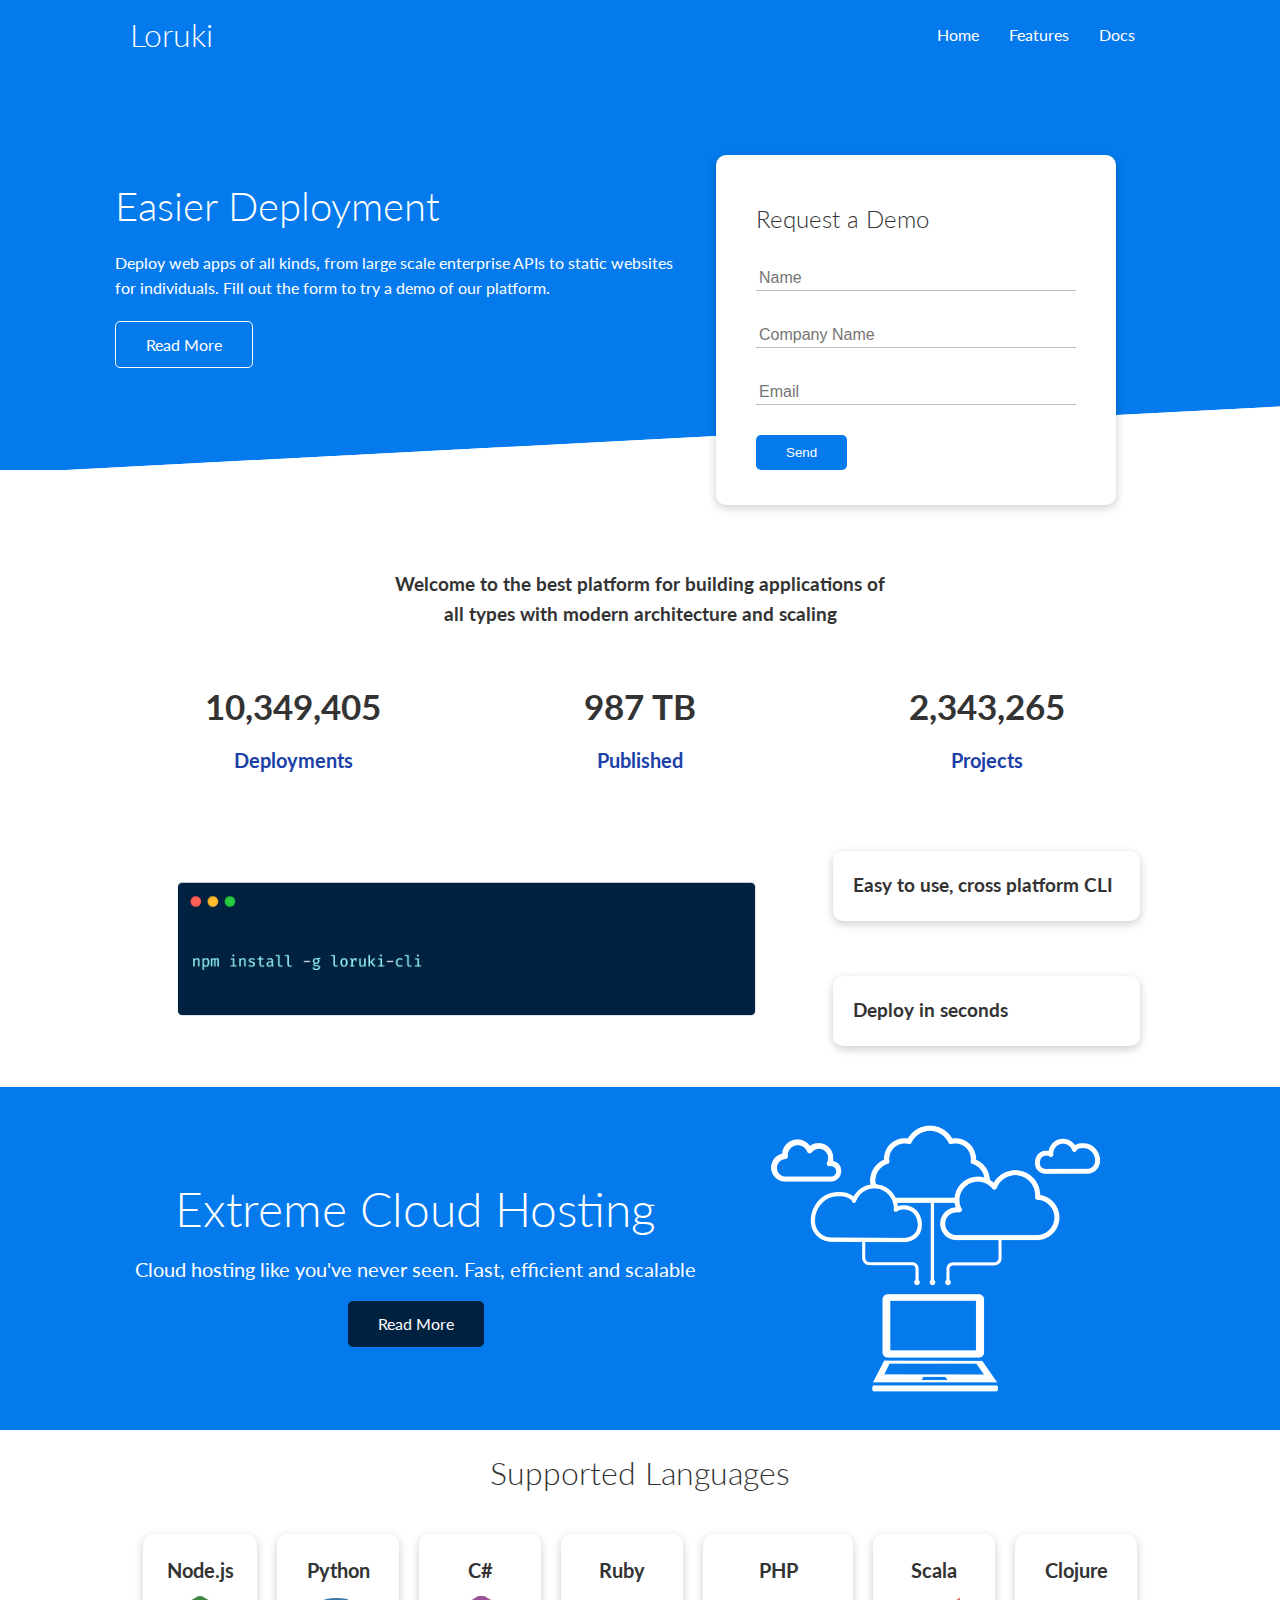
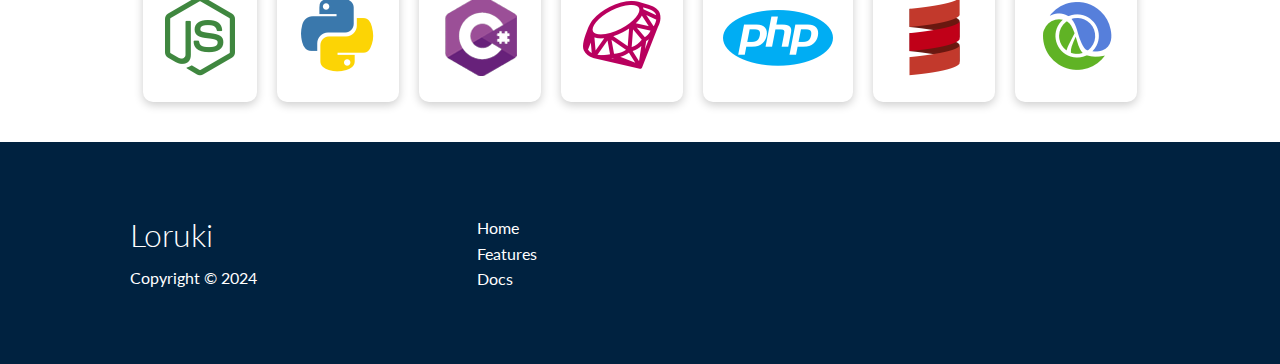
<file: index.html>
<!DOCTYPE html>
<html lang="en">
<head>
    <meta charset="UTF-8">
    <meta http-equiv="X-UA-Compatible" content="IE=edge">
    <meta name="viewport" content="width=device-width, initial-scale=1.0">
    <link rel="stylesheet" href="https://cdnjs.cloudflare.com/ajax/libs/font-awesome/6.5.1/css/all.min.css" integrity="sha512-DTOQO9RWCH3ppGqcWaEA1BIZOC6xxalwEsw9c2QQeAIftl+Vegovlnee1c9QX4TctnWMn13TZye+giMm8e2LwA==" crossorigin="anonymous" referrerpolicy="no-referrer" />
    <link rel="stylesheet" href="css/utilities.css">
    <link rel="stylesheet" href="css/style.css">
    <title>Loruki | Cloud Hosting For Everyone</title>
</head>
<body>
    <!-- Navbar -->
    <div class="navbar">
        <div class="container flex">
            <h1 class="logo">Loruki</h1>
            <nav>
                <ul>
                    <li><a href="index.html">Home</a></li>
                    <li><a href="features.html">Features</a></li>
                    <li><a href="docs.html">Docs</a></li>
                </ul>
            </nav>
        </div>
    </div>

    <!-- Showcase -->
    <section class="showcase">

        <div class="container grid">
            <div class="showcase-text">
                <h1>Easier Deployment</h1>
                <p>Deploy web apps of all kinds, from large scale enterprise APIs to static websites for individuals. Fill out the form to try a demo of our platform.</p>
                <a href="features.html" class="btn btn-outline">Read More</a>
            </div>

            <div class="showcase-form card">
                <h2>Request a Demo</h2>
                <form>
                    <div class="form-control">
                        <input type="text" name="name" placeholder="Name" required>
                    </div>
                    <div class="form-control">
                        <input type="text" name="company" placeholder="Company Name" required>
                    </div>
                    <div class="form-control">
                        <input type="email" name="email" placeholder="Email" required>
                    </div>
                    <input type="submit" value="Send" class="btn btn-primary">
                </form>
            </div>
        </div>

    </section> <!-- Showcase Section Ends -->

    <!-- Stats -->
    <section class="stats">

        <div class="container">

            <h3 class="stats-heading text-center my-1">Welcome to the best platform for building applications of all types with modern architecture and scaling</h3>

            <div class="grid grid-3 text-center my-4">

                <div>
                    <i class="fas fa-server fa-3x"></i>
                    <h3>10,349,405</h3>
                    <p class="text-secondary">Deployments</p>
                </div>

                <div>
                    <i class="fas fa-upload fa-3x"></i>
                    <h3>987 TB</h3>
                    <p class="text-secondary">Published</p>
                </div>

                <div>
                    <i class="fas fa-project-diagram fa-3x"></i>
                    <h3>2,343,265</h3>
                    <p class="text-secondary">Projects</p>
                </div>

            </div> <!-- closes grid container -->

        </div> <!-- closes container -->

    </section> <!-- closes stat section -->
    <!-- Cli -->
    <section class="cli">
        <div class="container grid">

            <img src="images/cli.png" alt="">

            <div class="card">
                <h3>Easy to use, cross platform CLI</h3>
            </div>

            <div class="card">
                <h3>Deploy in seconds</h3>
            </div>
        </div>
    </section>
     <!-- Cloud -->
    <section class="cloud bg-primary my-2 py-2">
        <div class="container grid">
            <div class="text-center">
                <h2 class="lg">Extreme Cloud Hosting</h2>

                <p class="lead my-1">Cloud hosting like you've never seen. Fast, efficient and scalable</p>
                
                <a href="features.html" class="btn btn-dark">Read More</a>
            </div>

            <img src="images/cloud.png" alt="">
        </div>
    </section>

    <!-- Languages -->
    <section class="languages">
        <h2 class="md text-center my-2">Supported Languages</h2>
           
        <div class="container flex">
            <div class="card">
                <h4>Node.js</h4>
                <img src="images/logos/node.png" alt="">
            </div>

            <div class="card">
                <h4>Python</h4>
                <img src="images/logos/python.png" alt="">
            </div>

            <div class="card">
                <h4>C#</h4>
                <img src="images/logos/csharp.png" alt="">
            </div>
        
            <div class="card">
                <h4>Ruby</h4>
                <img src="images/logos/ruby.png" alt="">
            </div>
    
            <div class="card">
                <h4>PHP</h4>
                <img src="images/logos/php.png" alt="">
            </div>

            <div class="card">
                <h4>Scala</h4>
                <img src="images/logos/scala.png" alt="">
            </div>
 
            <div class="card">
                <h4>Clojure</h4>
                <img src="images/logos/clojure.png" alt="">
           </div>
        </div><!--Closes Container div-->

    </section>

    <footer class="footer bg-dark py-5">
        <div class="container grid grid-3">
            <div>
                <h1>Loruki</h1>
                <p>Copyright &copy; 2024</p>
            </div>

            <nav>
                <ul>
                    <li><a href="index.html">Home</a></li>
                    <li><a href="features.html">Features</a></li>
                    <li><a href="docs.html">Docs</a></li>
                </ul>
            </nav>

            <div class="social">
                <a href="#"><i class="fab fa-github fa-2x"></i></a>
                <a href="#"><i class="fab fa-facebook fa-2x"></i></a>
                <a href="#"><i class="fab fa-instagram fa-2x"></i></a>
                <a href="#"><i class="fab fa-twitter fa-2x"></i></a>
            </div>
        </div>
    </footer>
</body>
</html>
</file>
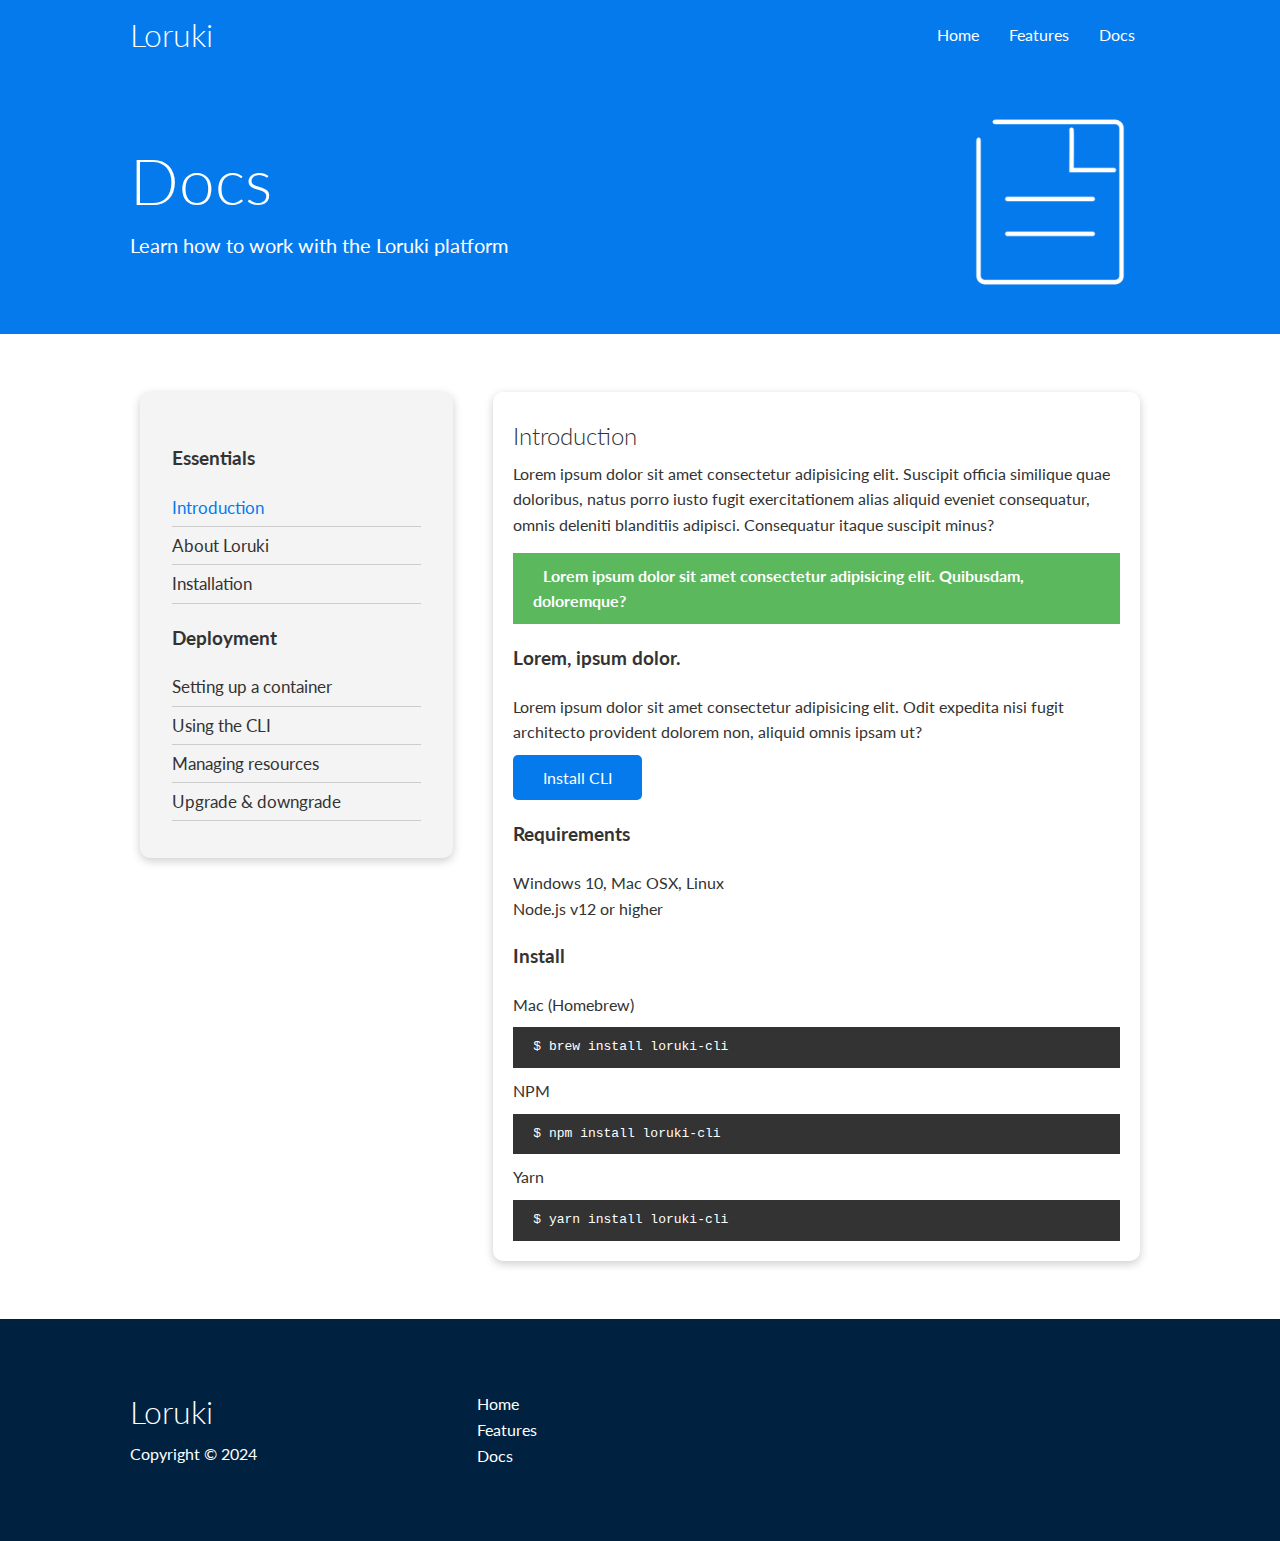
<file: docs.html>
<!DOCTYPE html>
<html lang="en">
<head>
    <meta charset="UTF-8">
    <meta http-equiv="X-UA-Compatible" content="IE=edge">
    <meta name="viewport" content="width=device-width, initial-scale=1.0">
    <link rel="stylesheet" href="https://cdnjs.cloudflare.com/ajax/libs/font-awesome/6.5.1/css/all.min.css" integrity="sha512-DTOQO9RWCH3ppGqcWaEA1BIZOC6xxalwEsw9c2QQeAIftl+Vegovlnee1c9QX4TctnWMn13TZye+giMm8e2LwA==" crossorigin="anonymous" referrerpolicy="no-referrer" />
    <link rel="stylesheet" href="css/utilities.css">
    <link rel="stylesheet" href="css/style.css">
    <title>Loruki | Cloud Hosting For Everyone</title>
</head>
<body>
    <!-- Navbar -->
    <div class="navbar">
        <div class="container flex">
            <h1 class="logo">Loruki</h1>
            <nav>
                <ul>
                    <li><a href="index.html">Home</a></li>
                    <li><a href="features.html">Features</a></li>
                    <li><a href="docs.html">Docs</a></li>
                </ul>
            </nav>
        </div>
    </div>

    <!-- Head -->
    <section class="docs-head bg-primary py-3">
        <div class="container grid">
            <div>
                <h1 class="xl">Docs</h1>
                <p class="lead">Learn how to work with the Loruki platform</p>
            </div>
            <img src="images/docs.png" alt="">
        </div>
    </section>

    <!-- Docs main -->
    <section class="docs-main my-4">

        <div class="container grid">

            <div class="card bg-light p-3">
                <h3 class="my-2">Essentials</h3>
                <nav>
                    <ul>
                        <li><a class="text-primary" href="#">Introduction</a></li>
                        <li><a href="#">About Loruki</a></li>
                        <li><a href="#">Installation</a></li>
                    </ul>
                </nav>

                <h3 class="my-2">Deployment</h3>
                <nav>
                    <ul>
                        <li><a href="#">Setting up a container</a></li>
                        <li><a href="#">Using the CLI</a></li>
                        <li><a href="#">Managing resources</a></li>
                        <li><a href="#">Upgrade & downgrade</a></li>
                    </ul>
                </nav>
            </div> <!-- closes gray card -->

            <div class="card">
                <h2>Introduction</h2>
                <p>Lorem ipsum dolor sit amet consectetur adipisicing elit. Suscipit officia similique quae doloribus, natus porro iusto fugit exercitationem alias aliquid eveniet consequatur, omnis deleniti blanditiis adipisci. Consequatur itaque suscipit minus?</p>

                <div class="alert alert-success">
                    <i class="fas fa-info"></i> Lorem ipsum dolor sit amet consectetur adipisicing elit. Quibusdam, doloremque?
                </div> <!-- closes alert -->

                <h3>Lorem, ipsum dolor.</h3>
                <p>Lorem ipsum dolor sit amet consectetur adipisicing elit. Odit expedita nisi fugit architecto provident dolorem non, aliquid omnis ipsam ut?</p>
                <a href="#" class="btn btn-primary">Install CLI</a>

                <h3>Requirements</h3>
                <ul>
                    <li>Windows 10, Mac OSX, Linux</li>
                    <li>Node.js v12 or higher</li>
                </ul>

                <h3>Install</h3>
                <p>Mac (Homebrew)</p>
                <pre><code>$ brew install loruki-cli</code></pre>
                <p>NPM</p>
                <pre><code>$ npm install loruki-cli</code></pre>
                <p>Yarn</p>
                <pre><code>$ yarn install loruki-cli</code></pre>

            </div> <!-- closes card -->

        </div> <!-- closes container div -->

    </section>

    <!-- Footer -->
    <footer class="footer bg-dark py-5">

        <div class="container grid grid-3">
            <div>
                <h1>Loruki</h1>
                <p>Copyright &copy; 2024</p>
            </div>

            <nav>
                <ul>
                    <li><a href="index.html">Home</a></li>
                    <li><a href="features.html">Features</a></li>
                    <li><a href="docs.html">Docs</a></li>
                </ul>
            </nav>

            <div class="social">
                <a href="#"><i class="fab fa-github fa-2x"></i></a>
                <a href="#"><i class="fab fa-facebook fa-2x"></i></a>
                <a href="#"><i class="fab fa-instagram fa-2x"></i></a>
                <a href="#"><i class="fab fa-twitter fa-2x"></i></a>
            </div>
            
        </div> <!-- ends container div -->

    </footer>

</body>
</html>
</file>
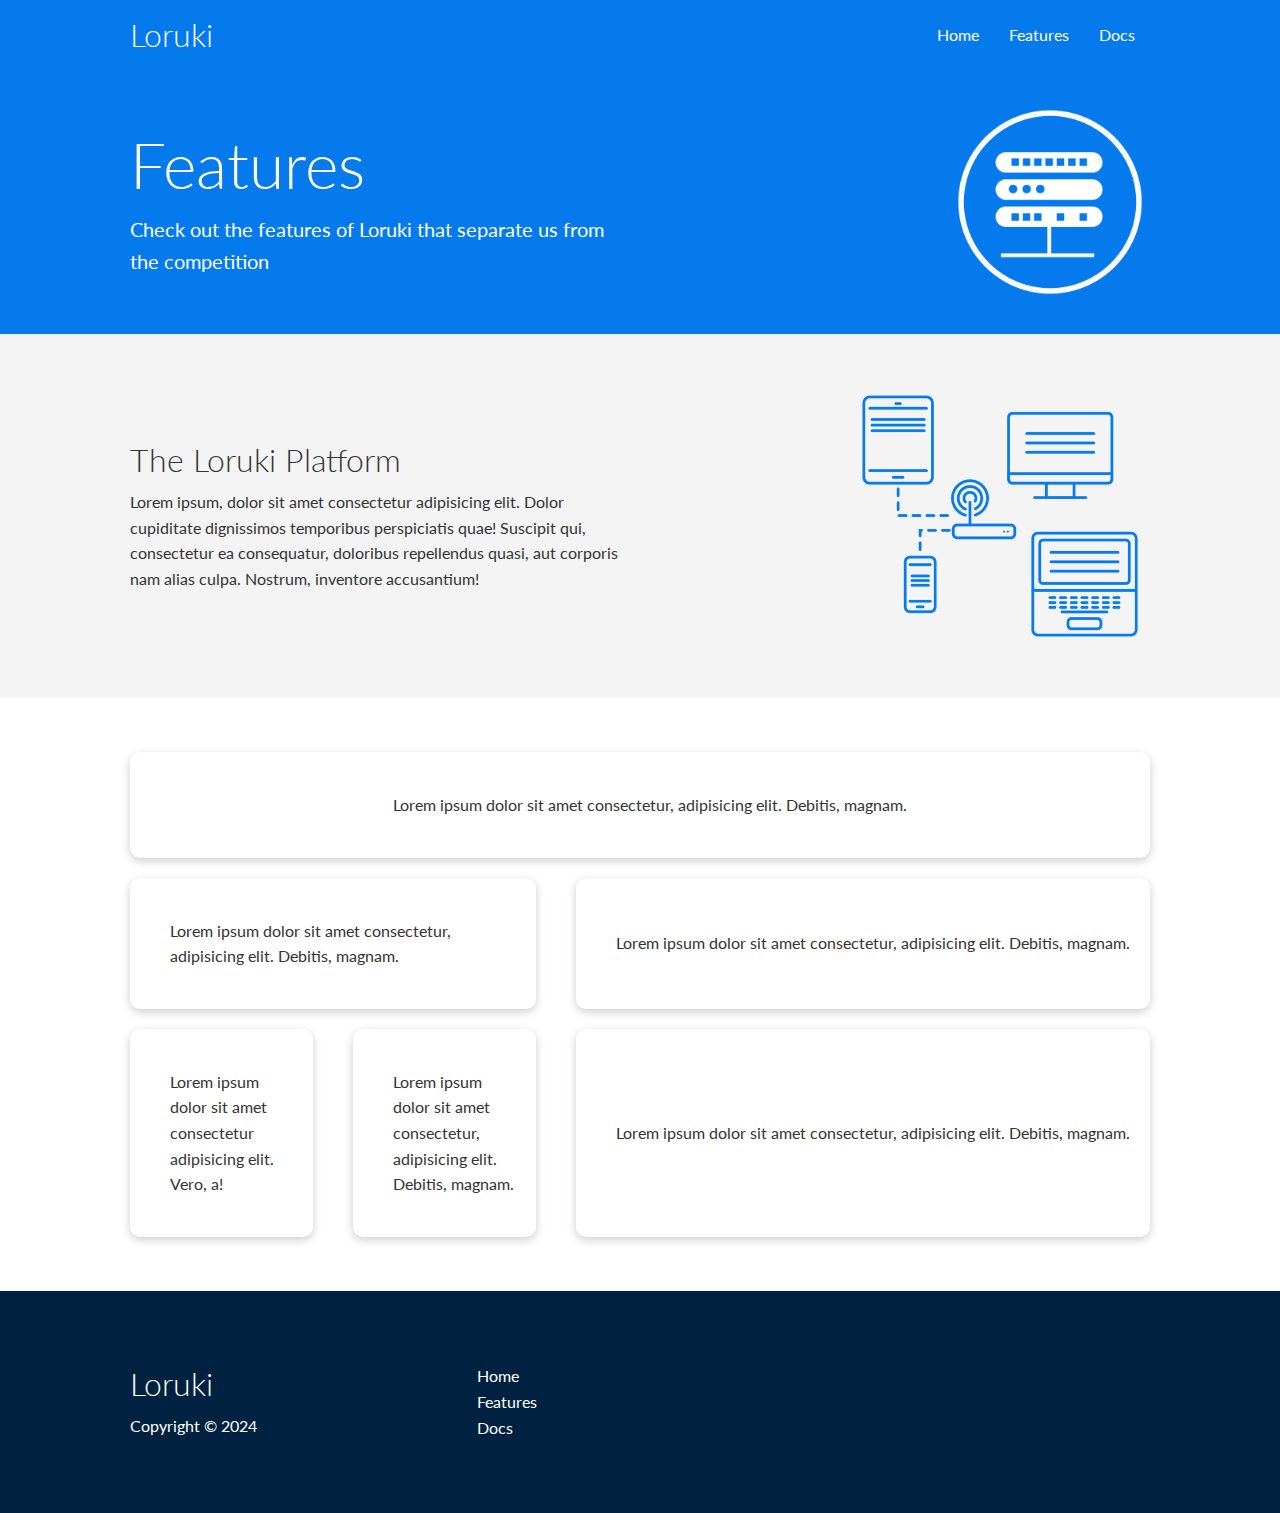
<file: features.html>
<!DOCTYPE html>
<html lang="en">
<head>
    <meta charset="UTF-8">
    <meta http-equiv="X-UA-Compatible" content="IE=edge">
    <meta name="viewport" content="width=device-width, initial-scale=1.0">
    <link rel="stylesheet" href="https://cdnjs.cloudflare.com/ajax/libs/font-awesome/6.5.1/css/all.min.css" integrity="sha512-DTOQO9RWCH3ppGqcWaEA1BIZOC6xxalwEsw9c2QQeAIftl+Vegovlnee1c9QX4TctnWMn13TZye+giMm8e2LwA==" crossorigin="anonymous" referrerpolicy="no-referrer" />
    <link rel="stylesheet" href="css/utilities.css">
    <link rel="stylesheet" href="css/style.css">
    <title>Loruki | Cloud Hosting For Everyone</title>
</head>
<body>
    <!-- Navbar -->
    <div class="navbar">
        <div class="container flex">
            <h1 class="logo">Loruki</h1>
            <nav>
                <ul>
                    <li><a href="index.html">Home</a></li>
                    <li><a href="features.html">Features</a></li>
                    <li><a href="docs.html">Docs</a></li>
                </ul>
            </nav>
        </div>
    </div>

    <!--Head-->
    <section class="features-head bg-primary py-3">
        <div class="container grid">
            <div>
                <h1 class="xl">Features</h1>
                <p class="lead">Check out the features of Loruki that separate us from the competition</p>
            </div>
            <img src="images/server.png" alt="">
        </div>
    </section>
    
           <!--Sub-Head-->
        <section class="features-sub-head bg-light py-3">
            <div class="container grid">
                <div>
                    <h1 class="md">The Loruki Platform</h1>
                    <p>Lorem ipsum, dolor sit amet consectetur adipisicing elit. Dolor cupiditate dignissimos temporibus perspiciatis quae! Suscipit qui, consectetur ea consequatur, doloribus repellendus quasi, aut corporis nam alias culpa. Nostrum, inventore accusantium!</p>
                </div>
                <img src="images/server2.png" alt="">
            </div>
        </section>

        <section class="features-main my-2">
            <div class="container grid">
                <div class="card flex">
                    <i class="fas fa-server fa-3x"></i>
                    <p> Lorem ipsum dolor sit amet consectetur, adipisicing elit. Debitis,
                        magnam.</p>
                </div>
            

                <div class="card flex">
                <i class="fas fa-network-wired fa-3x"></i>
                    <p>
                        Lorem ipsum dolor sit amet consectetur, adipisicing elit. Debitis,
                        magnam.
                    </p>
                </div>
                
                <div class="card flex">
                    <i class="fas fa-laptop-code fa-3x"></i>
                    <p>
                        Lorem ipsum dolor sit amet consectetur, adipisicing elit. Debitis,
                        magnam.
                    </p>
                </div>

                <div class="card flex">
                    <i class="fas fa-database fa-3x"></i>
                    <p>
                        Lorem ipsum dolor sit amet consectetur adipisicing elit. Vero, a!
                    </p>
                </div>

                <div class="card flex">
                    <i class="fas fa-power-off fa-3x"></i>
                    <p>
                        Lorem ipsum dolor sit amet consectetur, adipisicing elit. Debitis,
                        magnam.
                </p>
                </div>

                <div class="card flex">
                    <i class="fas fa-upload fa-3x"></i>
                    <p>
                        Lorem ipsum dolor sit amet consectetur, adipisicing elit. Debitis,
                        magnam.
                    </p>
            </div>
        </div>

</section>
    
<!-- Footer -->
    <footer class="footer bg-dark py-5">
        <div class="container grid grid-3">
            <div>
                <h1>Loruki</h1>
                <p>Copyright &copy; 2024</p>
            </div>
                
            <nav>
                <ul>
                    <li><a href="index.html">Home</a></li>
                    <li><a href="features.html">Features</a></li>
                    <li><a href="docs.html">Docs</a></li>
                </ul>
            </nav>

            <div class="social">
                <a href="#"><i class="fab fa-github fa-2x"></i></a>
                <a href="#"><i class="fab fa-facebook fa-2x"></i></a>
                <a href="#"><i class="fab fa-instagram fa-2x"></i></a>
                <a href="#"><i class="fab fa-twitter fa-2x"></i></a>
            </div>
        </div>
    </footer>
</body>
</html>
</file>
<file: css/utilities.css>
/* Utilities */
.container {
    max-width: 1100px;
    margin: 0 auto;
    overflow: auto;
    padding: 0 40px;
}

.card {
    background-color: #fff;
    color: #333;
    border-radius: 10px;
    box-shadow: 0 3px 10px rgba(0, 0, 0, 0.2);
    padding: 20px;
    margin: 10px;
}

.btn {
    display: inline-block;
    padding: 10px 30px;
    cursor: pointer;
    background: var(--primary-color);
    color: #fff;
    border: none;
    border-radius: 5px;
}

.btn-outline {
    background-color: transparent;
    border: 1px #fff solid;
}

.btn:hover {
    transform: scale(.98);
}

/* Backgrounds & colored buttons */
.bg-primary, .btn-primary {
    background-color: var(--primary-color);
    color: #fff;
}

.bg-secondary, .btn-secondary {
    background-color: var(--secondary-color);
    color: #fff;
}

.bg-dark, .btn-dark {
    background-color: var(--dark-color);
    color: #fff;
}

.bg-light, .btn-light {
    background-color: var(--light-color);
    color: #333;
}

.bg-primary a,
.btn-primary a,
.bg-secondary a,
.btn-secondary a,
.bg-dark a,
.btn-dark a {
  color: #fff;
}

/* Text colors */
.text-primary {
    color: var(--primary-color);
}

.text-secondary {
    color: var(--secondary-color);
}

.text-dark {
    color: var(--dark-color);
}

.text-light {
    color: var(--light-color);
}
  
/* Text sizes */
.lead {
    font-size: 20px;
}

.sm {
    font-size: 1rem;
}

.md {
    font-size: 2rem;
}

.lg {
    font-size: 3rem;
}

.xl {
    font-size: 4rem;
}

.text-center {
    text-align: center;
}

/* Alert */
.alert {
    background-color: var(--light-color);
    padding: 10px 20px;
    font-weight: bold;
    margin: 15px 0;
}

.alert i {
    margin-right: 10px;
}

.alert-success {
    background-color: var(--success-color);
    color: #fff;
}

.alert-error {
    background-color: var(--error-color);
    color: #fff;
}

.flex {
    display: flex;
    justify-content: center;
    align-items: center;
    height: 100%;
}

.grid {
    display: grid;
    grid-template-columns: repeat(2, 1fr);
    gap: 20px;
    justify-content: center;
    align-items: center;
    height: 100%;
}

.grid-3 {
    grid-template-columns: repeat(3, 1fr);
}

/* Margin */
.my-1 {
    margin: 1rem 0;
}

.my-2 {
    margin: 1.5rem 0;
}

.my-3 {
    margin: 2rem 0;
}

.my-4 {
    margin: 3rem 0;
}

.my-5 {
    margin: 4rem 0;
}

.m-1 {
    margin: 1rem;
}

.m-2 {
margin: 1.5rem;
}

.m-3 {
margin: 2rem;
}

.m-4 {
margin: 3rem;
}

.m-5 {
margin: 4rem;
}

/* Padding */
.py-1 {
padding: 1rem 0;
}

.py-2 {
padding: 1.5rem 0;
}

.py-3 {
padding: 2rem 0;
}

.py-4 {
padding: 3rem 0;
}

.py-5 {
padding: 4rem 0;
}

.p-1 {
padding: 1rem;
}

.p-2 {
padding: 1.5rem;
}

.p-3 {
padding: 2rem;
}

.p-4 {
padding: 3rem;
}

.p-5 {
padding: 4rem;
}
</file>
<file: css/style.css>
@import url('https://fonts.googleapis.com/css2?family=Lato:wght@300&display=swap');

:root {
    --primary-color: #047aed;
    --secondary-color: #1c3fa8;
    --dark-color: #002240;
    --light-color: #f4f4f4;
    --success-color: #5cb85c;
    --error-color: #d9534f;
}

* {
    box-sizing: border-box;
    padding: 0;
    margin: 0;
}

body {
    font-family: 'Lato', sans-serif;
    color: #333;
    line-height: 1.6;
}

ul {
    list-style-type: none;
}

a {
    text-decoration: none;
    color: #333;
}

h1, h2 {
    font-weight: 300;
    line-height: 1.2;
    margin: 10px 0;
}

p {
    margin: 10px 0;
}

img {
    width: 100%;
}

code, pre {
    background: #333;
    color: #fff;
    padding: 10px;
}

/* Navbar */
.navbar {
    background-color: var(--primary-color);
    color: #fff;
    height: 70px;
}

.navbar ul {
    display: flex;
}

.navbar a {
    color: #fff;
    padding: 10px;
    margin: 0 5px;
}

.navbar a:hover {
    border-bottom: 2px #fff solid;
}

.navbar .flex {
    justify-content: space-between;
}

/* Showcase */
.showcase {
    height: 400px;
    background-color: var(--primary-color);
    color: #fff;
    position: relative;
}

.showcase h1 {
    font-size: 40px;
}

.showcase p {
    margin: 20px 0;
}

.showcase .grid {
    overflow: visible;
    grid-template-columns: 55% 45%;
    gap: 30px;
}

.showcase-text {
    animation: slideInFromLeft 1s ease-in;
}

.showcase-form {
    position: relative;
    top: 60px;
    height: 350px;
    width: 400px;
    padding: 40px;
    z-index: 100;
    animation: slideInFromRight 1s ease-in;
}

.showcase-form .form-control {
    margin: 30px 0;
}

.showcase-form input[type='text'], 
.showcase-form input[type='email'] {
    border: 0;
    border-bottom: 1px solid #b4becb;
    width: 100%;
    padding: 3px;
    font-size: 16px;
}

.showcase-form input:focus {
    outline: none;
}

.showcase::before,
.showcase::after {
    content: '';
    position: absolute;
    height: 100px;
    bottom: -70px;
    right: 0;
    left: 0;
    background: #fff;
    transform: skewY(-3deg);
    -webkit-transform: skewY(-3deg);
    -moz-transform: skewY(-3deg);
    -ms-transform: skewY(-3deg);
}

/* Stats */
.stats {
    padding-top: 100px;
    animation: slideInFromBottom 1s ease-in;
}

.stats-heading {
    max-width: 500px;
    margin: auto;
}

.stats .grid h3 {
    font-size: 35px;
}

.stats .grid p {
    font-size: 20px;
    font-weight: bold;
}

/* Cli */
.cli .grid {
    grid-template-columns: repeat(3, 1fr);
    grid-template-rows: repeat(2, 1fr);
}

.cli .grid > *:first-child {
    grid-column: 1 / span 2;
    grid-row: 1 / span 2;
}

/* Cloud */
.cloud .grid {
    grid-template-columns: 4fr 3fr;
}

/* Languages */
.languages .flex {
    flex-wrap: wrap;
}

.languages .card {
    text-align: center;
    margin: 18px 10px 40px;
    transition: transform 0.2s ease-in;
}

.languages .card h4 {
    font-size: 20px;
    margin-bottom: 10px;
}

.languages .card:hover {
    transform: translateY(-15px);
}

/* Features */
.features-head img, .docs-head img {
    width: 200px;
    justify-self: flex-end;
}

.features-sub-head img {
    width: 300px;
    justify-self: flex-end;
}

.features-main .card > i {
    margin-right: 20px;
}

.features-main .grid {
    padding: 30px;
}

.features-main .grid > *:first-child{
    grid-column: 1 / span 3;
}

.features-main .grid > *:nth-child(2){
    grid-column: 1 / span 2;
}

/* Docs */
.docs-main h3 {
    margin: 20px 0;
}

.docs-main .grid {
    grid-template-columns: 1fr 2fr;
    align-items: flex-start;
}

.docs-main nav li {
    font-size: 17px;
    padding-bottom: 5px;
    margin-bottom: 5px;
    border-bottom: 1px #ccc solid;
}

.docs-main a:hover {
    font-weight: bold;
}

/* Footer */
.footer .social a {
    margin: 0 10px;
}

/* Animations */
@keyframes slideInFromLeft {
    0% {
        transform: translateX(-100%);
    }

    100% {
        transform: translateX(0);
    }

    
}

@keyframes slideInFromRight {
    0% {
        transform: translateX(100%);
    }

    100% {
        transform: translateX(0);
    }

    
}

@keyframes slideInFromTop {
    0% {
        transform: translateY(-100%);
    }

    100% {
        transform: translateY(0);
    }

    
}

@keyframes slideInFromBottom {
    0% {
        transform: translateY(100%);
    }

    100% {
        transform: translateY(0);
    }

    
}
/* Tablets and under */
@media (max-width: 768px) {
    .grid,
    .showcase .grid,
    .stats .grid,
    .cli .grid,
    .cloud .grid, 
    .features-main .grid,
    .docs-main .grid
    {
        grid-template-columns: 1fr;
        grid-template-rows: 1fr;
    }

    .showcase {
        height: auto;
    }

    .showcase-text {
        text-align: center;
        margin-top: 40px;
        animation: slideInFromTop 1s ease-in;
    }

    .showcase-form {
        justify-self: center;
        margin: auto;
        animation: slideInFromBottom 1s ease-in;
    }

    .cli .grid > *:first-child {
        grid-column: 1;
        grid-row: 1;
    }

    .features-head,
    .features-sub-head,
    .docs-head {
        text-align: center;
    }

    .features-img,
    .features-sub-head img,
    .docs-head img {
        justify-self: center;
    }

    .features-main .grid > *:first-child,
    .features-main .grid > *:nth-child(2) {
        grid-column: 1;
    }

} /* closes the tablet media query */

/* Mobile */
@media (max-width: 500px) {

    .navbar {
        height: 110px;
    }

    .navbar .flex {
        flex-direction: column;
    }

    .navbar ul {
        padding: 10px;
        background-color: rgba(0, 0, 0, 0.1);
    }

} /* closes mobile media query */
</file>
